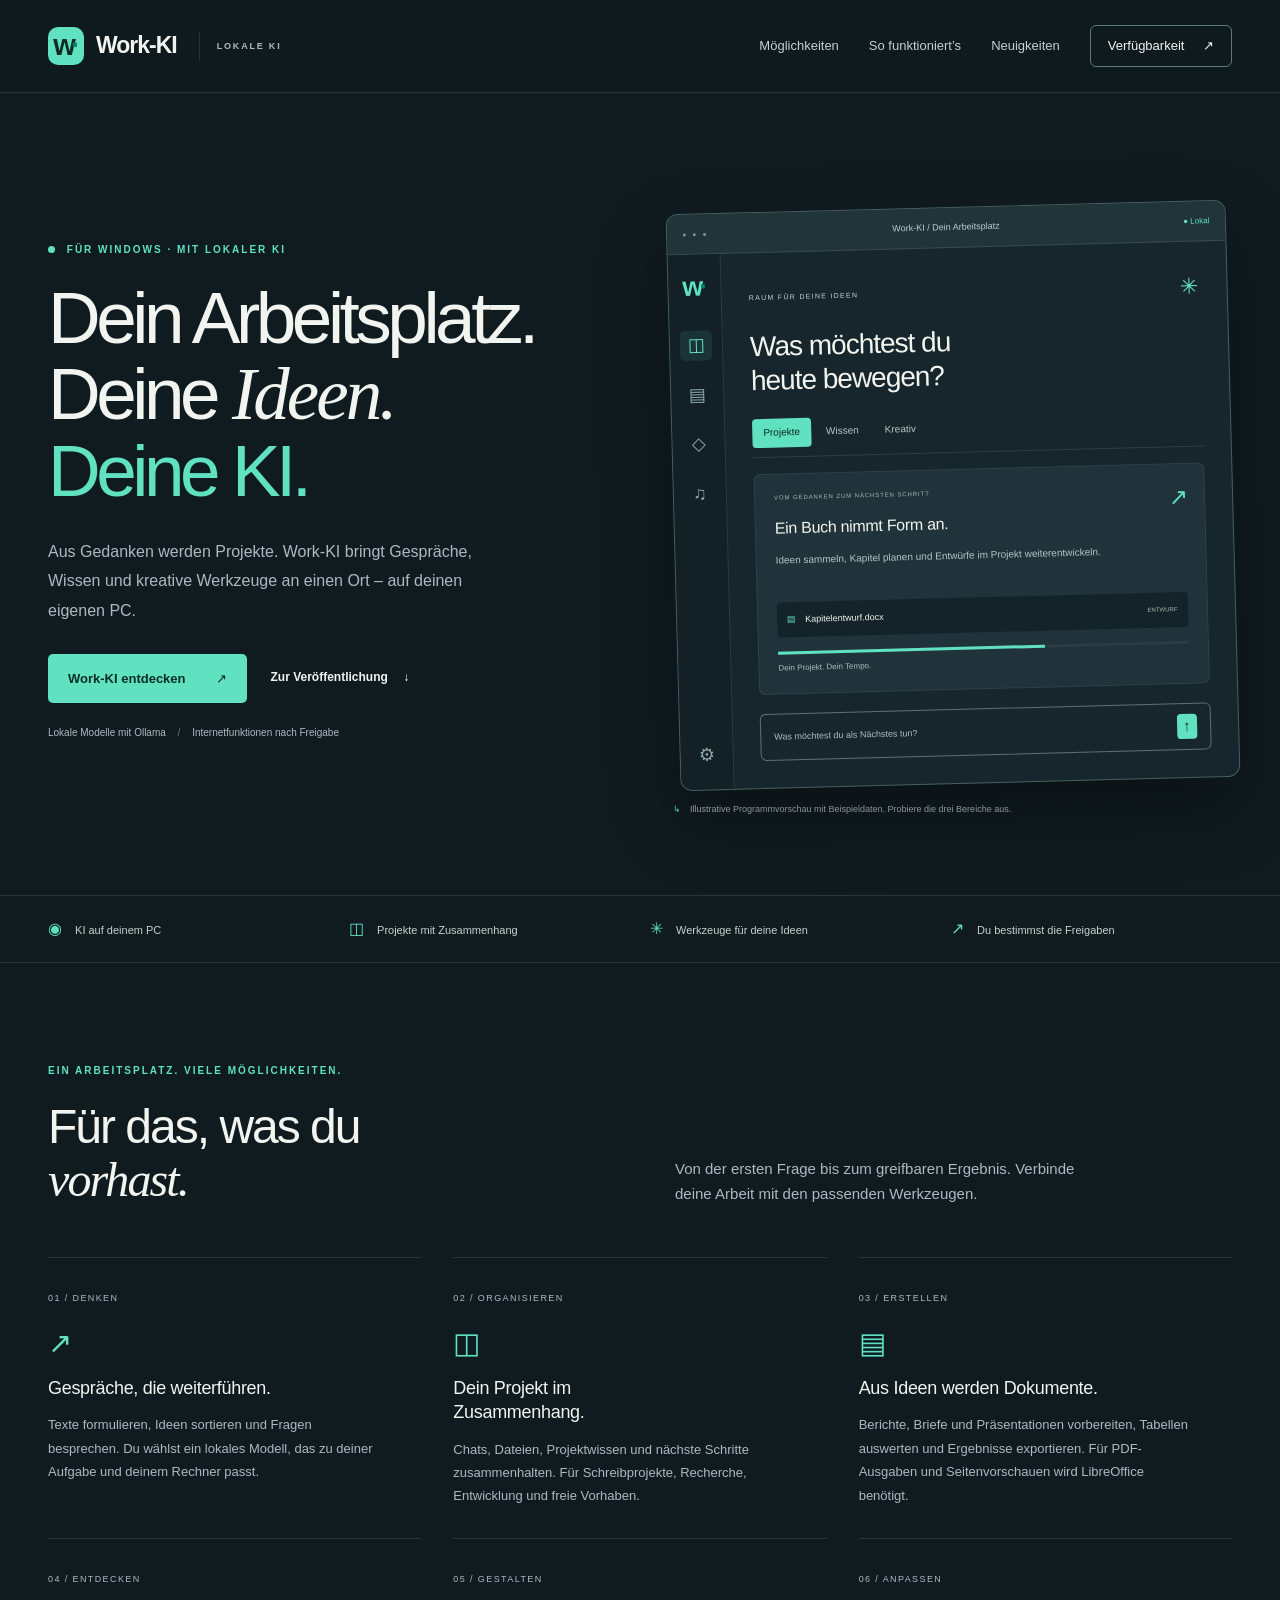
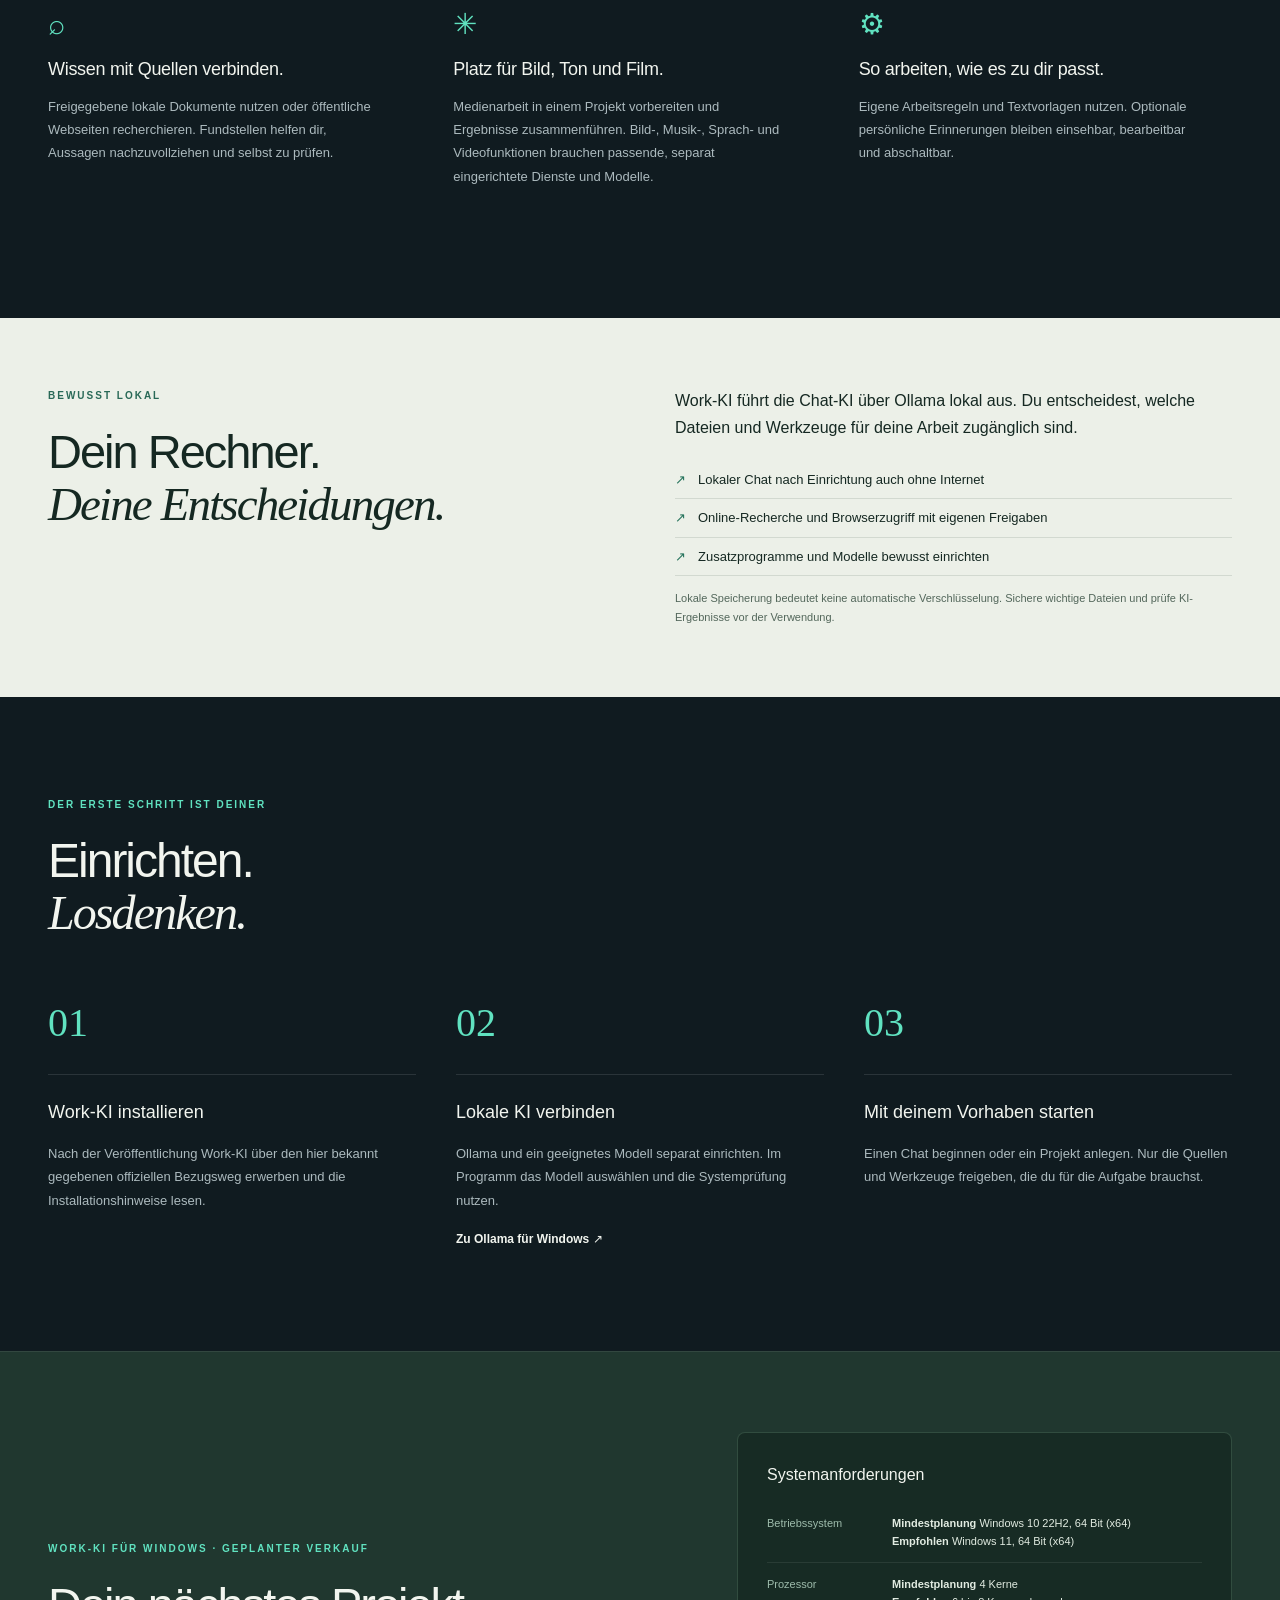
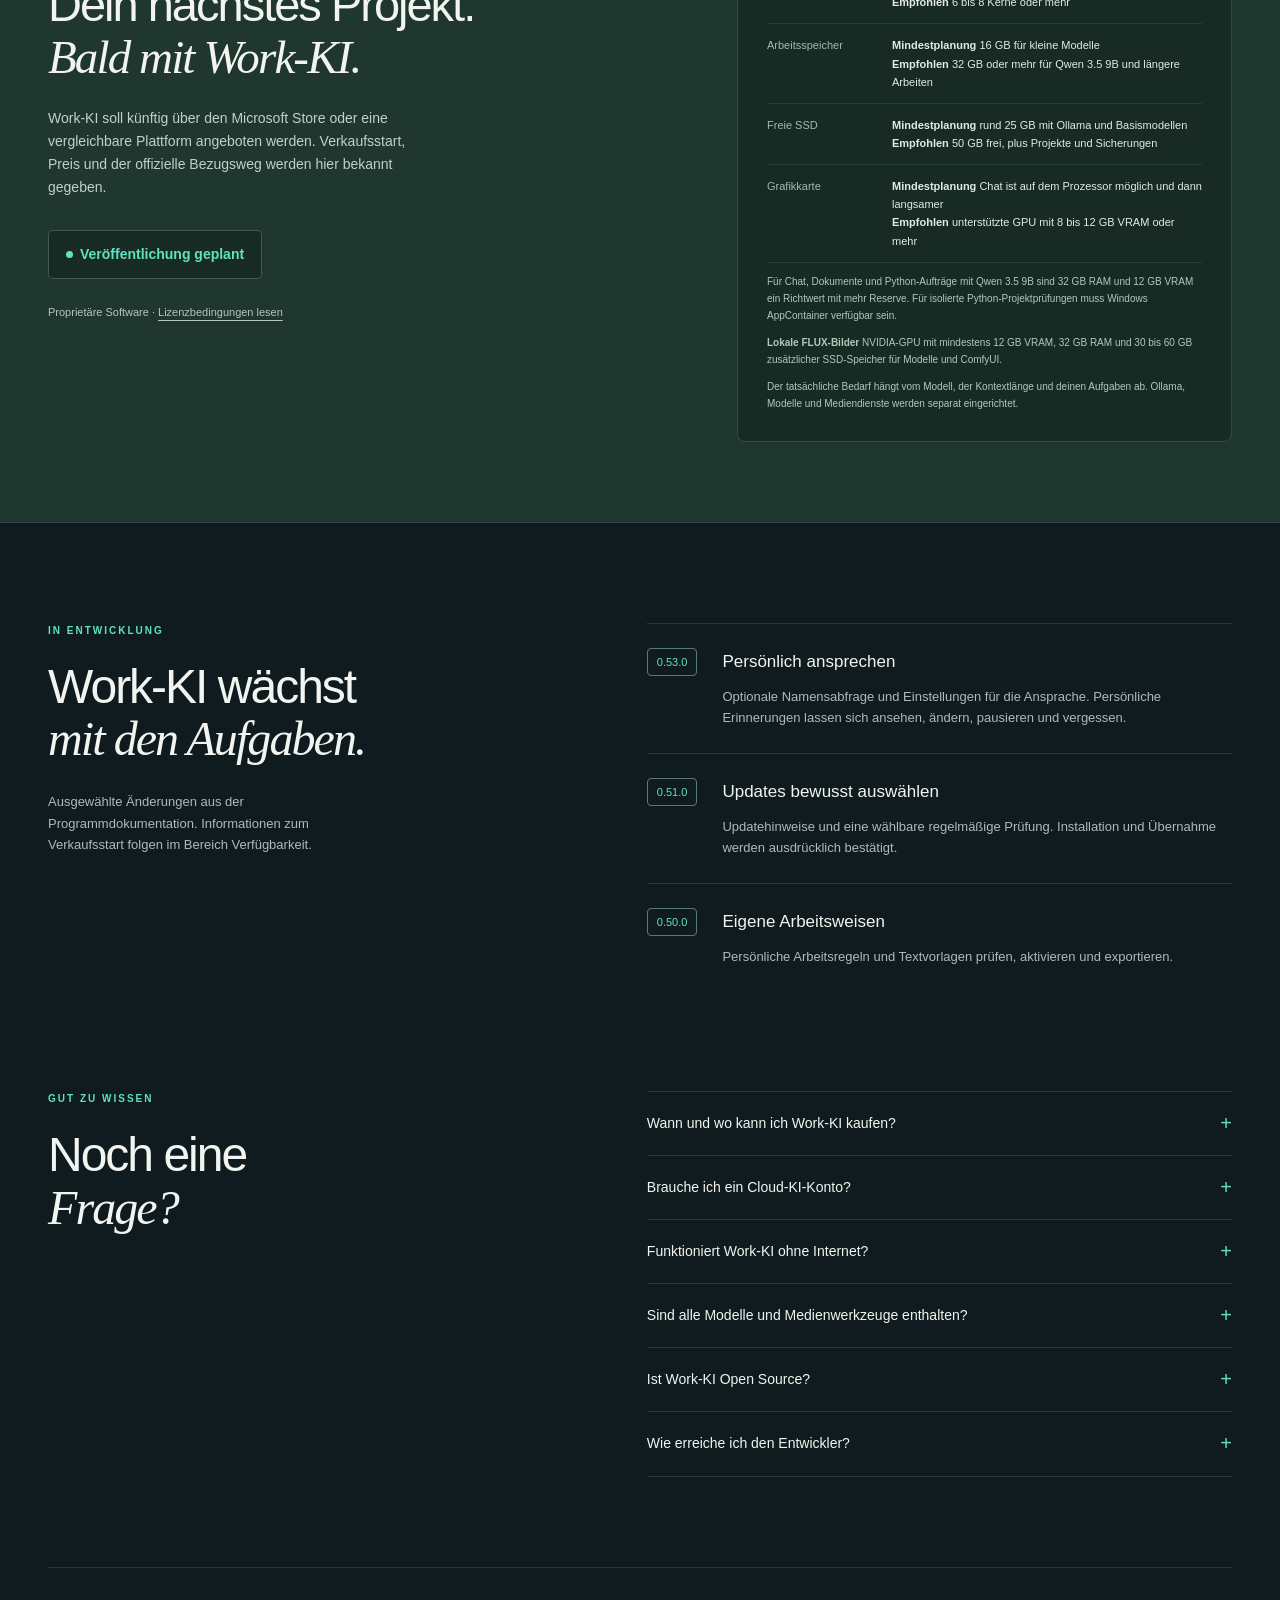
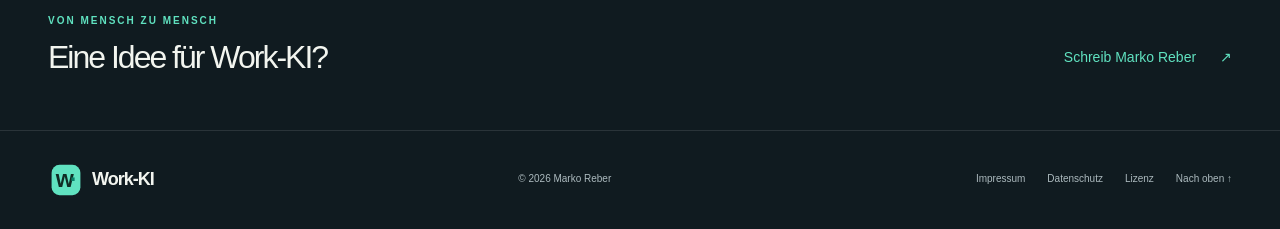
<file: index.html>
<!doctype html>
<html lang="de">
<head>
  <meta charset="utf-8">
  <meta name="viewport" content="width=device-width,initial-scale=1">
  <meta name="theme-color" content="#101b20">
  <title>Work-KI – Dein Arbeitsplatz. Deine KI.</title>
  <meta name="description" content="Work-KI verbindet lokale KI, Projekte, Dokumente und kreative Werkzeuge auf deinem Windows-PC. Entdecke die Funktionen und erfahre mehr zur geplanten Veröffentlichung.">
  <meta property="og:title" content="Work-KI – Dein Arbeitsplatz. Deine KI.">
  <meta property="og:description" content="Ideen entwickeln, Wissen ordnen und Projekte umsetzen. Mit lokaler KI auf deinem Windows-PC.">
  <meta property="og:type" content="website">
  <link rel="icon" href="assets/work-ki.ico">
  <link rel="stylesheet" href="styles.css">
  <script src="script.js" defer></script>
</head>
<body id="oben">
<a class="skip" href="#inhalt">Zum Inhalt</a>
<header class="header">
  <div class="wrap nav-wrap">
    <a class="brand" href="#oben" aria-label="Work-KI Startseite"><span class="brand-mark" aria-hidden="true">w<span>·</span></span>Work-KI<span class="brand-label">LOKALE KI</span></a>
    <button class="menu-toggle" type="button" aria-expanded="false" aria-controls="navigation" hidden>Menü <span aria-hidden="true">☰</span></button>
    <nav id="navigation" aria-label="Hauptnavigation"><a href="#funktionen">Möglichkeiten</a><a href="#arbeitsweise">So funktioniert’s</a><a href="#neuigkeiten">Neuigkeiten</a><a class="nav-availability" href="#verfuegbarkeit">Verfügbarkeit <span aria-hidden="true">↗</span></a></nav>
  </div>
</header>
<main id="inhalt">
  <section class="hero wrap" aria-labelledby="hero-title">
    <div class="hero-copy">
      <p class="eyebrow"><span class="status-dot" aria-hidden="true"></span> FÜR WINDOWS · MIT LOKALER KI</p>
      <h1 id="hero-title">Dein Arbeitsplatz.<br>Deine <span class="serif">Ideen.</span><br><span class="accent">Deine KI.</span></h1>
      <p class="hero-description">Aus Gedanken werden Projekte. Work-KI bringt Gespräche, Wissen und kreative Werkzeuge an einen Ort – auf deinen eigenen PC.</p>
      <div class="actions"><a class="button primary" href="#funktionen">Work-KI entdecken <span aria-hidden="true">↗</span></a><a class="text-link" href="#verfuegbarkeit">Zur Veröffentlichung <span aria-hidden="true">↓</span></a></div>
      <p class="hero-note">Lokale Modelle mit Ollama <span aria-hidden="true">/</span> Internetfunktionen nach Freigabe</p>
    </div>
    <figure class="product-figure">
      <div class="product-window">
        <div class="window-bar"><span class="window-dots" aria-hidden="true">● ● ●</span><span>Work-KI / Dein Arbeitsplatz</span><span class="local-badge">● Lokal</span></div>
        <div class="product-body">
          <aside class="mock-sidebar" aria-hidden="true"><div class="mock-brand">w<span>·</span></div><div class="side-selected">◫</div><div>▤</div><div>◇</div><div>♫</div><div class="sidebar-bottom">⚙</div></aside>
          <div class="mock-main">
            <div class="mock-heading"><span>RAUM FÜR DEINE IDEEN</span><span aria-hidden="true">✳</span></div>
            <h2>Was möchtest du<br>heute bewegen?</h2>
            <div class="preview-tabs" role="tablist" aria-label="Beispiele für Work-KI">
              <button type="button" id="tab-projekte" role="tab" aria-selected="true" aria-controls="panel-projekte">Projekte</button>
              <button type="button" id="tab-wissen" role="tab" aria-selected="false" aria-controls="panel-wissen" tabindex="-1">Wissen</button>
              <button type="button" id="tab-kreativ" role="tab" aria-selected="false" aria-controls="panel-kreativ" tabindex="-1">Kreativ</button>
            </div>
            <section class="example-panel" id="panel-projekte" role="tabpanel" aria-labelledby="tab-projekte" tabindex="0"><div class="example-icon" aria-hidden="true">↗</div><p class="mini-label">VOM GEDANKEN ZUM NÄCHSTEN SCHRITT</p><h3>Ein Buch nimmt Form an.</h3><p>Ideen sammeln, Kapitel planen und Entwürfe im Projekt weiterentwickeln.</p><div class="mock-file"><span aria-hidden="true">▤</span> Kapitelentwurf.docx <span class="file-label">ENTWURF</span></div><div class="mock-progress"><span></span></div><p class="mini-footer">Dein Projekt. Dein Tempo.</p></section>
            <section class="example-panel" id="panel-wissen" role="tabpanel" aria-labelledby="tab-wissen" tabindex="0" hidden><div class="example-icon" aria-hidden="true">⌕</div><p class="mini-label">ZUSAMMENHÄNGE SICHTBAR MACHEN</p><h3>Wissen, das weiterhilft.</h3><p>Freigegebene Dokumente befragen und Fundstellen für die eigene Prüfung nutzen.</p><div class="mock-file"><span aria-hidden="true">▤</span> Recherche-Notizen <span class="file-label">PROJEKTWISSEN</span></div><div class="mock-progress"><span></span></div><p class="mini-footer">Quellen im Blick behalten.</p></section>
            <section class="example-panel" id="panel-kreativ" role="tabpanel" aria-labelledby="tab-kreativ" tabindex="0" hidden><div class="example-icon" aria-hidden="true">✳</div><p class="mini-label">MEHR RAUM ZUM GESTALTEN</p><h3>Eine Idee wird zum Film.</h3><p>Szenen vorbereiten, Medien zusammenstellen und einen Filmexport planen.</p><div class="mock-file"><span aria-hidden="true">▷</span> Mein Filmprojekt <span class="file-label">MEDIEN</span></div><div class="mock-progress"><span></span></div><p class="mini-footer">Mit separat eingerichteten Mediendiensten.</p></section>
            <div class="mock-prompt"><span>Was möchtest du als Nächstes tun?</span><span aria-hidden="true">↑</span></div>
          </div>
        </div>
      </div>
      <figcaption><span aria-hidden="true">↳</span> Illustrative Programmvorschau mit Beispieldaten. Probiere die drei Bereiche aus.</figcaption>
    </figure>
  </section>
  <div class="principles"><div class="wrap"><p><span aria-hidden="true">◉</span> KI auf deinem PC</p><p><span aria-hidden="true">◫</span> Projekte mit Zusammenhang</p><p><span aria-hidden="true">✳</span> Werkzeuge für deine Ideen</p><p><span aria-hidden="true">↗</span> Du bestimmst die Freigaben</p></div></div>
  <section class="section wrap" id="funktionen" aria-labelledby="features-title">
    <div class="section-heading"><p class="eyebrow">EIN ARBEITSPLATZ. VIELE MÖGLICHKEITEN.</p><h2 id="features-title">Für das, was du<br><span class="serif">vorhast.</span></h2><p>Von der ersten Frage bis zum greifbaren Ergebnis. Verbinde deine Arbeit mit den passenden Werkzeugen.</p></div>
    <div class="feature-grid">
      <article class="feature"><span class="feature-number">01 / DENKEN</span><span class="feature-symbol" aria-hidden="true">↗</span><h3>Gespräche, die weiterführen.</h3><p>Texte formulieren, Ideen sortieren und Fragen besprechen. Du wählst ein lokales Modell, das zu deiner Aufgabe und deinem Rechner passt.</p></article>
      <article class="feature"><span class="feature-number">02 / ORGANISIEREN</span><span class="feature-symbol" aria-hidden="true">◫</span><h3>Dein Projekt im Zusammenhang.</h3><p>Chats, Dateien, Projektwissen und nächste Schritte zusammenhalten. Für Schreibprojekte, Recherche, Entwicklung und freie Vorhaben.</p></article>
      <article class="feature"><span class="feature-number">03 / ERSTELLEN</span><span class="feature-symbol" aria-hidden="true">▤</span><h3>Aus Ideen werden Dokumente.</h3><p>Berichte, Briefe und Präsentationen vorbereiten, Tabellen auswerten und Ergebnisse exportieren. Für PDF-Ausgaben und Seitenvorschauen wird LibreOffice benötigt.</p></article>
      <article class="feature"><span class="feature-number">04 / ENTDECKEN</span><span class="feature-symbol" aria-hidden="true">⌕</span><h3>Wissen mit Quellen verbinden.</h3><p>Freigegebene lokale Dokumente nutzen oder öffentliche Webseiten recherchieren. Fundstellen helfen dir, Aussagen nachzuvollziehen und selbst zu prüfen.</p></article>
      <article class="feature"><span class="feature-number">05 / GESTALTEN</span><span class="feature-symbol" aria-hidden="true">✳</span><h3>Platz für Bild, Ton und Film.</h3><p>Medienarbeit in einem Projekt vorbereiten und Ergebnisse zusammenführen. Bild-, Musik-, Sprach- und Videofunktionen brauchen passende, separat eingerichtete Dienste und Modelle.</p></article>
      <article class="feature"><span class="feature-number">06 / ANPASSEN</span><span class="feature-symbol" aria-hidden="true">⚙</span><h3>So arbeiten, wie es zu dir passt.</h3><p>Eigene Arbeitsregeln und Textvorlagen nutzen. Optionale persönliche Erinnerungen bleiben einsehbar, bearbeitbar und abschaltbar.</p></article>
    </div>
  </section>
  <section class="control-band" aria-labelledby="control-title"><div class="wrap control-layout"><div><p class="eyebrow">BEWUSST LOKAL</p><h2 id="control-title">Dein Rechner.<br><span class="serif">Deine Entscheidungen.</span></h2></div><div><p class="control-intro">Work-KI führt die Chat-KI über Ollama lokal aus. Du entscheidest, welche Dateien und Werkzeuge für deine Arbeit zugänglich sind.</p><ul class="check-list"><li>Lokaler Chat nach Einrichtung auch ohne Internet</li><li>Online-Recherche und Browserzugriff mit eigenen Freigaben</li><li>Zusatzprogramme und Modelle bewusst einrichten</li></ul><p class="fine-print">Lokale Speicherung bedeutet keine automatische Verschlüsselung. Sichere wichtige Dateien und prüfe KI-Ergebnisse vor der Verwendung.</p></div></div></section>
  <section class="section wrap" id="arbeitsweise" aria-labelledby="start-title"><div class="section-heading"><p class="eyebrow">DER ERSTE SCHRITT IST DEINER</p><h2 id="start-title">Einrichten.<br><span class="serif">Losdenken.</span></h2></div><ol class="steps"><li><span>01</span><div><h3>Work-KI installieren</h3><p>Nach der Veröffentlichung Work-KI über den hier bekannt gegebenen offiziellen Bezugsweg erwerben und die Installationshinweise lesen.</p></div></li><li><span>02</span><div><h3>Lokale KI verbinden</h3><p>Ollama und ein geeignetes Modell separat einrichten. Im Programm das Modell auswählen und die Systemprüfung nutzen.</p><a class="text-link" href="https://ollama.com/download/windows" target="_blank" rel="noopener noreferrer">Zu Ollama für Windows ↗</a></div></li><li><span>03</span><div><h3>Mit deinem Vorhaben starten</h3><p>Einen Chat beginnen oder ein Projekt anlegen. Nur die Quellen und Werkzeuge freigeben, die du für die Aufgabe brauchst.</p></div></li></ol></section>
  <section class="availability-section" id="verfuegbarkeit" aria-labelledby="availability-title"><div class="wrap availability-layout"><div><p class="eyebrow">WORK-KI FÜR WINDOWS · GEPLANTER VERKAUF</p><h2 id="availability-title">Dein nächstes Projekt.<br><span class="serif">Bald mit Work-KI.</span></h2><p>Work-KI soll künftig über den Microsoft Store oder eine vergleichbare Plattform angeboten werden. Verkaufsstart, Preis und der offizielle Bezugsweg werden hier bekannt gegeben.</p><p class="release-status"><span class="status-dot" aria-hidden="true"></span>Veröffentlichung geplant</p><p class="fine-print">Proprietäre Software · <a href="lizenz.txt">Lizenzbedingungen lesen</a></p></div><div class="requirements" id="systemanforderungen">
      <h3>Systemanforderungen</h3>
      <dl>
        <div><dt>Betriebssystem</dt><dd><strong>Mindestplanung</strong> Windows 10 22H2, 64 Bit (x64)<br><strong>Empfohlen</strong> Windows 11, 64 Bit (x64)</dd></div>
        <div><dt>Prozessor</dt><dd><strong>Mindestplanung</strong> 4 Kerne<br><strong>Empfohlen</strong> 6 bis 8 Kerne oder mehr</dd></div>
        <div><dt>Arbeitsspeicher</dt><dd><strong>Mindestplanung</strong> 16 GB für kleine Modelle<br><strong>Empfohlen</strong> 32 GB oder mehr für Qwen 3.5 9B und längere Arbeiten</dd></div>
        <div><dt>Freie SSD</dt><dd><strong>Mindestplanung</strong> rund 25 GB mit Ollama und Basismodellen<br><strong>Empfohlen</strong> 50 GB frei, plus Projekte und Sicherungen</dd></div>
        <div><dt>Grafikkarte</dt><dd><strong>Mindestplanung</strong> Chat ist auf dem Prozessor möglich und dann langsamer<br><strong>Empfohlen</strong> unterstützte GPU mit 8 bis 12 GB VRAM oder mehr</dd></div>
      </dl>
      <p class="fine-print">Für Chat, Dokumente und Python-Aufträge mit Qwen 3.5 9B sind 32 GB RAM und 12 GB VRAM ein Richtwert mit mehr Reserve. Für isolierte Python-Projektprüfungen muss Windows AppContainer verfügbar sein.</p>
      <p class="fine-print"><strong>Lokale FLUX-Bilder</strong> NVIDIA-GPU mit mindestens 12 GB VRAM, 32 GB RAM und 30 bis 60 GB zusätzlicher SSD-Speicher für Modelle und ComfyUI.</p>
      <p class="fine-print">Der tatsächliche Bedarf hängt vom Modell, der Kontextlänge und deinen Aufgaben ab. Ollama, Modelle und Mediendienste werden separat eingerichtet.</p>
    </div></div></section>
  <section class="section wrap news" id="neuigkeiten" aria-labelledby="news-title"><div class="news-heading"><p class="eyebrow">IN ENTWICKLUNG</p><h2 id="news-title">Work-KI wächst<br><span class="serif">mit den Aufgaben.</span></h2><p>Ausgewählte Änderungen aus der Programmdokumentation. Informationen zum Verkaufsstart folgen im Bereich Verfügbarkeit.</p></div><div class="news-list"><article><span class="version">0.53.0</span><div><h3>Persönlich ansprechen</h3><p>Optionale Namensabfrage und Einstellungen für die Ansprache. Persönliche Erinnerungen lassen sich ansehen, ändern, pausieren und vergessen.</p></div></article><article><span class="version">0.51.0</span><div><h3>Updates bewusst auswählen</h3><p>Updatehinweise und eine wählbare regelmäßige Prüfung. Installation und Übernahme werden ausdrücklich bestätigt.</p></div></article><article><span class="version">0.50.0</span><div><h3>Eigene Arbeitsweisen</h3><p>Persönliche Arbeitsregeln und Textvorlagen prüfen, aktivieren und exportieren.</p></div></article></div></section>
  <section class="faq-section wrap" aria-labelledby="faq-title"><div><p class="eyebrow">GUT ZU WISSEN</p><h2 id="faq-title">Noch eine<br><span class="serif">Frage?</span></h2></div><div class="faq"><details><summary>Wann und wo kann ich Work-KI kaufen?</summary><p>Ein Verkauf über den Microsoft Store oder eine vergleichbare Plattform ist geplant. Verkaufsplattform, Termin und Preis stehen noch nicht fest. Sobald der offizielle Bezugsweg verfügbar ist, wird er auf dieser Webseite verlinkt.</p></details><details><summary>Brauche ich ein Cloud-KI-Konto?</summary><p>Für den lokalen Chat über Ollama brauchst du kein Cloud-KI-Konto. Modelle müssen vorher eingerichtet sein. Optionale externe Dienste können eigene Konten oder Bedingungen erfordern.</p></details><details><summary>Funktioniert Work-KI ohne Internet?</summary><p>Der lokale Chat funktioniert nach Einrichtung von Ollama und einem passenden Modell auch offline. Webrecherche, Modelldownloads und Onlineupdates benötigen Internet. Medienfunktionen hängen von den eingerichteten Diensten ab.</p></details><details><summary>Sind alle Modelle und Medienwerkzeuge enthalten?</summary><p>Nein. Ollama, KI-Modelle sowie Bild-, Sprach-, Musik- und Videodienste werden getrennt eingerichtet. Funktionsumfang und Geschwindigkeit hängen von Modell, Hardware und Einrichtung ab.</p></details><details><summary>Ist Work-KI Open Source?</summary><p>Work-KI wird unter einer proprietären Lizenz bereitgestellt. Die öffentliche Webseite macht den Programmcode nicht zu Open Source. Für Fremdkomponenten und Modelle gelten deren eigene Bedingungen. <a href="lizenz.txt">Zur Work-KI-Lizenz</a>.</p></details><details><summary>Wie erreiche ich den Entwickler?</summary><p>Work-KI wird von Marko Reber entwickelt. Fragen, Rückmeldungen und Hinweise kannst du an <a href="mailto:MarkoReber@outlook.de">MarkoReber@outlook.de</a> senden.</p></details></div></section>
  <section class="contact wrap" id="kontakt"><p class="eyebrow">VON MENSCH ZU MENSCH</p><h2>Eine Idee für Work-KI?</h2><a href="mailto:MarkoReber@outlook.de">Schreib Marko Reber <span aria-hidden="true">↗</span></a></section>
</main>
<footer class="footer"><div class="wrap"><a class="brand" href="#oben"><span class="brand-mark" aria-hidden="true">w<span>·</span></span>Work-KI</a><p>© 2026 Marko Reber</p><nav aria-label="Rechtliche Informationen"><a href="impressum.html">Impressum</a><a href="datenschutz.html">Datenschutz</a><a href="lizenz.txt">Lizenz</a><a href="#oben">Nach oben ↑</a></nav></div></footer>
</body>
</html>
</file>
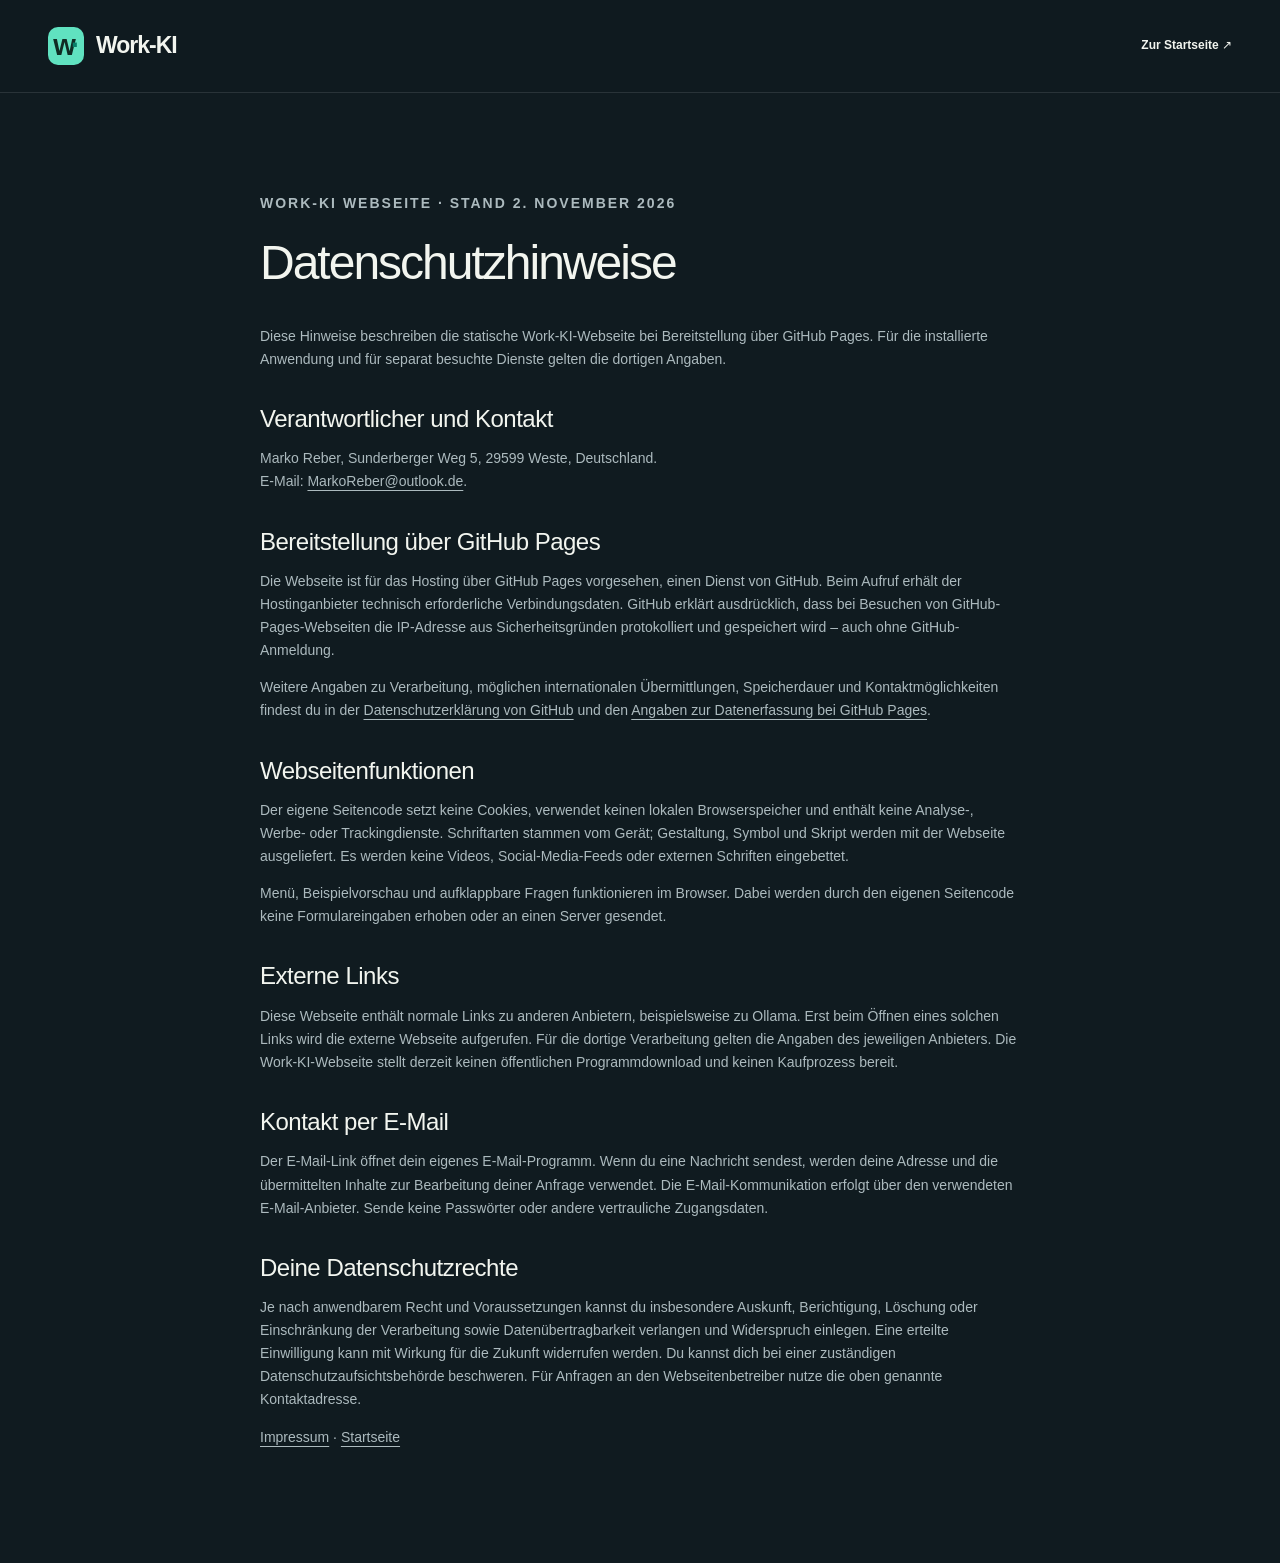
<file: datenschutz.html>
<!doctype html>
<html lang="de"><head><meta charset="utf-8"><meta name="viewport" content="width=device-width,initial-scale=1"><title>Datenschutz – Work-KI</title><meta name="robots" content="noindex"><link rel="icon" href="assets/work-ki.ico"><link rel="stylesheet" href="styles.css"></head><body><header class="header"><div class="wrap nav-wrap"><a class="brand" href="index.html"><span class="brand-mark" aria-hidden="true">w<span>·</span></span>Work-KI</a><a class="text-link" href="index.html">Zur Startseite ↗</a></div></header><main class="wrap legal"><p class="eyebrow">WORK-KI WEBSEITE · STAND 2. NOVEMBER 2026</p><h1>Datenschutzhinweise</h1><p>Diese Hinweise beschreiben die statische Work-KI-Webseite bei Bereitstellung über GitHub Pages. Für die installierte Anwendung und für separat besuchte Dienste gelten die dortigen Angaben.</p><h2>Verantwortlicher und Kontakt</h2><p>Marko Reber, Sunderberger Weg 5, 29599 Weste, Deutschland.<br>E-Mail: <a href="mailto:MarkoReber@outlook.de">MarkoReber@outlook.de</a>.</p><h2>Bereitstellung über GitHub Pages</h2><p>Die Webseite ist für das Hosting über GitHub Pages vorgesehen, einen Dienst von GitHub. Beim Aufruf erhält der Hostinganbieter technisch erforderliche Verbindungsdaten. GitHub erklärt ausdrücklich, dass bei Besuchen von GitHub-Pages-Webseiten die IP-Adresse aus Sicherheitsgründen protokolliert und gespeichert wird – auch ohne GitHub-Anmeldung.</p><p>Weitere Angaben zu Verarbeitung, möglichen internationalen Übermittlungen, Speicherdauer und Kontaktmöglichkeiten findest du in der <a href="https://docs.github.com/en/site-policy/privacy-policies/github-general-privacy-statement" target="_blank" rel="noopener noreferrer">Datenschutzerklärung von GitHub</a> und den <a href="https://docs.github.com/en/pages/getting-started-with-github-pages/what-is-github-pages#data-collection" target="_blank" rel="noopener noreferrer">Angaben zur Datenerfassung bei GitHub Pages</a>.</p><h2>Webseitenfunktionen</h2><p>Der eigene Seitencode setzt keine Cookies, verwendet keinen lokalen Browserspeicher und enthält keine Analyse-, Werbe- oder Trackingdienste. Schriftarten stammen vom Gerät; Gestaltung, Symbol und Skript werden mit der Webseite ausgeliefert. Es werden keine Videos, Social-Media-Feeds oder externen Schriften eingebettet.</p><p>Menü, Beispielvorschau und aufklappbare Fragen funktionieren im Browser. Dabei werden durch den eigenen Seitencode keine Formulareingaben erhoben oder an einen Server gesendet.</p><h2>Externe Links</h2><p>Diese Webseite enthält normale Links zu anderen Anbietern, beispielsweise zu Ollama. Erst beim Öffnen eines solchen Links wird die externe Webseite aufgerufen. Für die dortige Verarbeitung gelten die Angaben des jeweiligen Anbieters. Die Work-KI-Webseite stellt derzeit keinen öffentlichen Programmdownload und keinen Kaufprozess bereit.</p><h2>Kontakt per E-Mail</h2><p>Der E-Mail-Link öffnet dein eigenes E-Mail-Programm. Wenn du eine Nachricht sendest, werden deine Adresse und die übermittelten Inhalte zur Bearbeitung deiner Anfrage verwendet. Die E-Mail-Kommunikation erfolgt über den verwendeten E-Mail-Anbieter. Sende keine Passwörter oder andere vertrauliche Zugangsdaten.</p><h2>Deine Datenschutzrechte</h2><p>Je nach anwendbarem Recht und Voraussetzungen kannst du insbesondere Auskunft, Berichtigung, Löschung oder Einschränkung der Verarbeitung sowie Datenübertragbarkeit verlangen und Widerspruch einlegen. Eine erteilte Einwilligung kann mit Wirkung für die Zukunft widerrufen werden. Du kannst dich bei einer zuständigen Datenschutzaufsichtsbehörde beschweren. Für Anfragen an den Webseitenbetreiber nutze die oben genannte Kontaktadresse.</p><p><a href="impressum.html">Impressum</a> · <a href="index.html">Startseite</a></p></main></body></html>
</file>
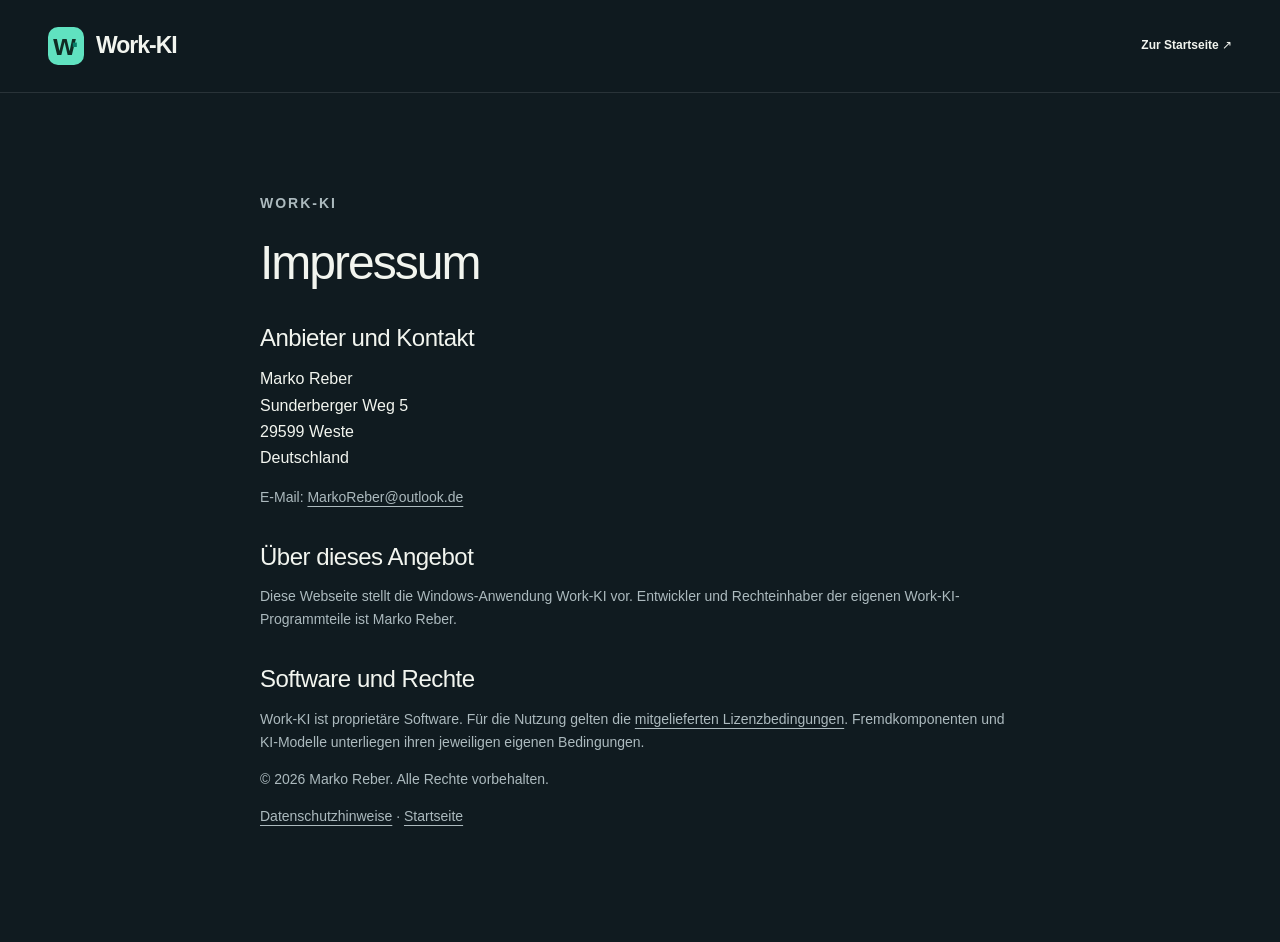
<file: impressum.html>
<!doctype html>
<html lang="de"><head><meta charset="utf-8"><meta name="viewport" content="width=device-width,initial-scale=1"><title>Impressum – Work-KI</title><meta name="robots" content="noindex"><link rel="icon" href="assets/work-ki.ico"><link rel="stylesheet" href="styles.css"></head><body><header class="header"><div class="wrap nav-wrap"><a class="brand" href="index.html"><span class="brand-mark" aria-hidden="true">w<span>·</span></span>Work-KI</a><a class="text-link" href="index.html">Zur Startseite ↗</a></div></header><main class="wrap legal"><p class="eyebrow">WORK-KI</p><h1>Impressum</h1><h2>Anbieter und Kontakt</h2><address>Marko Reber<br>Sunderberger Weg 5<br>29599 Weste<br>Deutschland</address><p>E-Mail: <a href="mailto:MarkoReber@outlook.de">MarkoReber@outlook.de</a></p><h2>Über dieses Angebot</h2><p>Diese Webseite stellt die Windows-Anwendung Work-KI vor. Entwickler und Rechteinhaber der eigenen Work-KI-Programmteile ist Marko Reber.</p><h2>Software und Rechte</h2><p>Work-KI ist proprietäre Software. Für die Nutzung gelten die <a href="lizenz.txt">mitgelieferten Lizenzbedingungen</a>. Fremdkomponenten und KI-Modelle unterliegen ihren jeweiligen eigenen Bedingungen.</p><p>© 2026 Marko Reber. Alle Rechte vorbehalten.</p><p><a href="datenschutz.html">Datenschutzhinweise</a> · <a href="index.html">Startseite</a></p></main></body></html>
</file>
<file: styles.css>
@charset "UTF-8";
:root{color-scheme:dark;--bg:#101b20;--surface:#17262c;--raised:#1d3036;--ink:#f2f5ef;--muted:#acbabe;--accent:#60e2c0;--line:#ffffff1c;--light:#ecf0e8;--dark:#152822;font-family:Arial,Helvetica,sans-serif;font-synthesis:none}
*{box-sizing:border-box}html{scroll-behavior:smooth;scroll-padding-top:105px}body{margin:0;background:var(--bg);color:var(--ink);font-size:16px;line-height:1.65}a{color:inherit;text-underline-offset:4px}button{font:inherit;cursor:pointer}button,a{-webkit-tap-highlight-color:transparent}button:focus-visible,a:focus-visible,summary:focus-visible,[tabindex]:focus-visible{outline:3px solid var(--accent);outline-offset:5px}.wrap{width:min(1280px,calc(100% - 96px));margin-inline:auto}.header{position:sticky;top:0;z-index:10;background:#101b20f5;border-bottom:1px solid var(--line)}.nav-wrap{min-height:92px;display:flex;align-items:center;justify-content:space-between;gap:30px}.brand{display:inline-flex;align-items:center;gap:12px;font-weight:700;letter-spacing:-1px;font-size:23px;text-decoration:none;white-space:nowrap}.brand-mark{display:inline-flex;align-items:center;justify-content:center;background:var(--accent);color:#102c24;width:36px;height:38px;border-radius:10px;font-weight:900;font-size:29px;letter-spacing:-5px;padding-right:5px}.brand-mark span,.mock-brand span{color:#087e68}.brand-label{font-size:9px;letter-spacing:1.8px;color:var(--muted);margin-left:10px;padding:7px 0 7px 17px;border-left:1px solid var(--line)}nav{display:flex;gap:30px;align-items:center}nav a{font-size:13px;text-decoration:none;color:#c6d0d1}nav a:hover,.text-link:hover,.footer a:hover{color:var(--accent)}.nav-availability{padding:9px 17px;border:1px solid #5b7a78;border-radius:6px;color:var(--ink)}.nav-availability span{margin-left:15px}.skip{position:fixed;top:-100px;left:20px;z-index:100;background:var(--accent);color:var(--bg);padding:10px}.skip:focus{top:10px}.hero{display:grid;grid-template-columns:1fr 1fr;gap:65px;align-items:center;padding-block:84px 78px}.eyebrow{font-size:10px;font-weight:700;letter-spacing:2px;color:var(--accent);margin:0 0 23px;line-height:1.5}.status-dot{display:inline-block;width:7px;height:7px;background:var(--accent);border-radius:50%;margin-right:7px}.hero h1{font-size:clamp(48px,5.7vw,82px);line-height:1.04;font-weight:500;letter-spacing:-4.5px;margin:0 0 28px}.serif{font-family:Georgia,'Times New Roman',serif;font-style:italic;font-weight:400;letter-spacing:-.04em}.accent{color:var(--accent)}.hero-description{max-width:450px;color:var(--muted);font-size:16px;line-height:1.85;margin-bottom:28px}.actions{display:flex;align-items:center;gap:24px;flex-wrap:wrap}.button{display:inline-flex;justify-content:center;align-items:center;gap:30px;border-radius:5px;padding:14px 20px;text-decoration:none;font-size:13px;font-weight:700;transition:background .15s,transform .15s}.primary{background:var(--accent);color:#0c2d24}.primary:hover{background:#a0f1da;transform:translateY(-2px)}.text-link{font-size:12px;font-weight:700;text-decoration:none}.text-link span{margin-left:12px}.hero-note{font-size:10px;color:var(--muted);margin-top:22px}.hero-note span{padding:0 9px;color:#5b7e7d}.product-figure{margin:30px 0 0;min-width:0}.product-window{border:1px solid #45615f;border-radius:12px;overflow:hidden;box-shadow:0 30px 70px #0005;background:#17262c;transform:rotate(-1.5deg)}.window-bar{display:flex;align-items:center;justify-content:space-between;gap:8px;background:#21343a;padding:12px 15px;font-size:9px;color:#becdcb;border-bottom:1px solid var(--line)}.window-dots{letter-spacing:2px;font-size:7px;color:#7a9291}.local-badge{color:var(--accent);font-size:8px}.product-body{display:flex;min-height:440px}.mock-sidebar{width:53px;flex-shrink:0;display:flex;flex-direction:column;align-items:center;gap:20px;padding:19px 0;background:#132127;color:#8eaaa7;border-right:1px solid var(--line);font-size:18px}.mock-brand{font-size:27px;font-weight:900;letter-spacing:-4px;line-height:1;color:var(--accent);margin-bottom:10px;padding-right:4px}.side-selected{background:#60e2c018;color:var(--accent);width:32px;text-align:center;border-radius:5px}.sidebar-bottom{margin-top:auto}.mock-main{padding:27px;width:calc(100% - 53px)}.mock-heading{display:flex;justify-content:space-between;align-items:center;letter-spacing:1.3px;font-size:7px;color:#c2d7d1}.mock-heading>span:last-child{color:var(--accent);font-size:22px}.mock-main h2{font-size:28px;line-height:1.2;font-weight:400;letter-spacing:-1px;margin:14px 0 22px}.preview-tabs{display:flex;gap:4px;border-bottom:1px solid var(--line);padding-bottom:9px}.preview-tabs button{background:transparent;border:0;border-radius:4px;color:#b2c7c1;padding:6px 11px;font-size:10px}.preview-tabs button[aria-selected=true]{color:#092c22;background:var(--accent)}.example-panel{position:relative;background:#20333a;border:1px solid #ffffff12;border-radius:7px;margin-top:16px;padding:19px}.example-icon{position:absolute;right:16px;top:15px;color:var(--accent);font-size:23px}.mini-label{font-size:6px;letter-spacing:.9px;color:#a2beb4;padding-right:25px;margin:0 0 12px}.example-panel h3{font-size:16px;font-weight:500;letter-spacing:-.3px;margin:0 0 8px}.example-panel>p:not(.mini-label,.mini-footer){font-size:10px;line-height:1.7;color:#b3c6c3;min-height:34px;margin-bottom:17px}.mock-file{background:#132329;border-radius:4px;font-size:9px;padding:10px;display:flex;align-items:center;gap:9px}.mock-file>span:first-child{color:var(--accent)}.file-label{font-size:6px;color:#a3bcb1;margin-left:auto}.mock-progress{height:3px;margin-top:14px;background:#ffffff0d}.mock-progress span{display:block;width:65%;height:100%;background:var(--accent)}.mini-footer{font-size:8px;color:#a8bfb9;margin:7px 0 0}.mock-prompt{display:flex;justify-content:space-between;align-items:center;margin-top:19px;padding:10px 13px;border:1px solid #5b726d;border-radius:6px;font-size:9px;color:#aabdbb}.mock-prompt span:last-child{background:var(--accent);color:#13352a;border-radius:4px;padding:0 6px;font-size:15px}.product-figure figcaption{font-size:9px;color:var(--muted);margin-top:18px;max-width:430px}.product-figure figcaption span{color:var(--accent);margin-right:7px}.principles{border-block:1px solid var(--line)}.principles>.wrap{display:grid;grid-template-columns:repeat(4,1fr);gap:20px;padding-block:20px}.principles p{font-size:11px;margin:0;color:#c6d1cb}.principles span{color:var(--accent);padding-right:10px;font-size:16px}.section{padding-block:100px}.section-heading{display:grid;grid-template-columns:1fr 1fr;gap:0 70px;margin-bottom:50px}.section-heading>.eyebrow{grid-column:1/-1}.section-heading h2,h2{font-weight:400;letter-spacing:-2px;font-size:48px;line-height:1.1;margin:0}.section-heading>p:last-child{font-size:15px;color:var(--muted);max-width:430px;align-self:end;margin:0}.feature-grid{display:grid;grid-template-columns:repeat(3,1fr);gap:0 32px}.feature{position:relative;border-top:1px solid var(--line);padding:25px 0 30px}.feature-number{font-size:9px;letter-spacing:1.4px;color:var(--muted)}.feature-symbol{display:block;color:var(--accent);font-size:29px;margin:20px 0 14px;line-height:1}.feature h3{font-size:18px;line-height:1.35;font-weight:500;margin-bottom:12px;letter-spacing:-.3px;max-width:250px}.feature p{font-size:13px;line-height:1.8;color:var(--muted);margin-bottom:0;max-width:330px}.control-band{background:var(--light);color:var(--dark);padding-block:70px}.control-layout{display:grid;grid-template-columns:1fr 1fr;gap:70px}.control-band .eyebrow{color:#296957}.control-band h2{font-size:47px}.control-intro{margin:0 0 20px;font-size:16px}.check-list{list-style:none;padding:0;font-size:13px}.check-list li{padding:8px 0;border-bottom:1px solid #18392b20}.check-list li::before{content:'↗';color:#24725b;margin-right:12px}.fine-print{font-size:11px;line-height:1.7;color:var(--muted)}.control-band .fine-print{color:#53675b;margin-bottom:0}.steps{list-style:none;display:grid;grid-template-columns:repeat(3,1fr);gap:40px;padding:0;margin:0}.steps li>span{display:block;font-family:Georgia,serif;font-size:40px;color:var(--accent);border-bottom:1px solid var(--line);padding-bottom:18px;margin-bottom:23px}.steps h3{font-size:18px;font-weight:500;margin:0 0 14px}.steps p{font-size:13px;color:var(--muted);line-height:1.8}.availability-section{background:#20372f;border-block:1px solid #ffffff15;padding-block:80px}.availability-layout{display:grid;grid-template-columns:1.2fr 1fr;gap:95px;align-items:center}.availability-layout h2{font-size:47px}.availability-layout>div>p:not(.eyebrow,.fine-print){color:#c1d1c7;max-width:390px;font-size:14px;margin:23px 0}.release-status{display:inline-flex;align-items:center;border:1px solid #7aa58c66;background:#172b24;border-radius:5px;padding:12px 17px;font-weight:700;font-size:13px;color:var(--accent)!important;margin:8px 0 13px!important}.release-status .status-dot{flex-shrink:0}.availability-layout .fine-print{color:#b2c8b9}.requirements{padding:29px;background:#172b24;border:1px solid #7aa58c44;border-radius:8px}.requirements h3{font-size:16px;font-weight:500;margin:0 0 13px}dl{margin:0}dl>div{display:grid;grid-template-columns:110px 1fr;gap:15px;border-bottom:1px solid #ffffff14;padding:12px 0;font-size:11px}dt{color:#9ebcac}dd{margin:0;color:#e1ebe1}.requirements .fine-print{font-size:10px;margin-bottom:0}.news{display:grid;grid-template-columns:1fr 1.15fr;gap:90px}.news-heading>p:last-child{max-width:340px;font-size:13px;color:var(--muted);margin-top:25px}.news-list article{display:flex;gap:25px;border-top:1px solid var(--line);padding-block:24px}.version{align-self:flex-start;white-space:nowrap;border:1px solid #5c7b70;color:var(--accent);padding:4px 9px;border-radius:4px;font-size:11px}.news-list h3{margin:0 0 10px;font-size:17px;font-weight:500}.news-list p{margin:0;color:var(--muted);font-size:13px}.faq-section{display:grid;grid-template-columns:1fr 1.15fr;gap:90px;padding-block:0 90px}.faq details{border-top:1px solid var(--line)}.faq details:last-child{border-bottom:1px solid var(--line)}summary{list-style:none;cursor:pointer;padding:20px 25px 20px 0;position:relative;font-size:14px}summary::-webkit-details-marker{display:none}summary::after{content:'+';position:absolute;right:0;color:var(--accent);font-size:20px;top:15px}details[open] summary::after{content:'−'}.faq details p{font-size:13px;color:var(--muted);padding-right:25px;margin:0 0 22px}.contact{display:grid;grid-template-columns:1fr auto;gap:12px 25px;align-items:center;border-top:1px solid var(--line);padding-block:45px 55px}.contact .eyebrow{grid-column:1/-1;margin:0}.contact h2{font-size:32px}.contact>a{font-size:14px;text-decoration:none;color:var(--accent)}.contact>a>span{margin-left:20px}.footer{border-top:1px solid var(--line)}.footer>.wrap{display:flex;align-items:center;justify-content:space-between;gap:20px;padding-block:30px}.footer .brand{font-size:18px}.footer .brand-mark{transform:scale(.8);margin-right:-4px}.footer p,.footer nav a{font-size:10px;color:var(--muted)}.footer nav{gap:22px}.menu-toggle{background:transparent;color:var(--ink);border:1px solid var(--line);border-radius:4px;padding:7px 12px;font-size:13px}.legal{max-width:760px;padding-block:70px 100px}.legal h1{font-size:48px;line-height:1.1;font-weight:400;letter-spacing:-2px;margin:15px 0 35px}.legal h2{font-size:24px;letter-spacing:-.5px;margin:35px 0 15px}.legal p,.legal li{color:var(--muted);font-size:14px}.legal address{font-style:normal}.legal a{overflow-wrap:anywhere}.legal .eyebrow{margin-top:30px}.legal .draft-note{padding:15px;border:1px solid #e8c98a77;border-radius:5px;color:#e8c98a}.legal ul{padding-left:20px}[hidden]{display:none!important}
.menu-toggle{display:none}
@media(min-width:1500px){.hero{gap:100px;padding-block:100px}.hero h1{font-size:88px}.product-body{min-height:480px}.mock-main{padding:32px}.mock-main h2{font-size:32px}.example-panel{padding:24px}.example-panel h3{font-size:19px}.example-panel>p:not(.mini-label,.mini-footer){font-size:12px}}
@media(max-width:1100px){.wrap{width:calc(100% - 64px)}.brand-label{display:none}.hero{gap:35px}.hero h1{letter-spacing:-3px}.mock-main{padding:22px}.hero-description{font-size:14px}.hero-note{font-size:9px}.nav-wrap{min-height:80px}nav{gap:20px}.availability-layout{gap:50px}.feature-grid{gap:0 25px}.control-layout{gap:45px}.news,.faq-section{gap:50px}.window-bar{font-size:8px}.mock-file{font-size:8px}.file-label{font-size:5px}.mock-sidebar{width:43px}.mock-main{width:calc(100% - 43px)}}
@media(max-width:820px){.hero{grid-template-columns:1fr;padding-block:55px;gap:25px}.hero-copy{max-width:610px}.hero h1{font-size:70px}.hero-description{font-size:16px;max-width:490px}.product-figure{max-width:600px;width:100%;margin:20px auto 0}.product-window{transform:none}.product-body{min-height:440px}.mock-main{padding:25px;width:calc(100% - 53px)}.mock-sidebar{width:53px}.mock-main h2{font-size:32px}.example-panel h3{font-size:20px}.example-panel>p:not(.mini-label,.mini-footer){font-size:12px;min-height:0}.mini-label{font-size:8px}.mock-file{font-size:11px}.file-label{font-size:7px}.mini-footer{font-size:10px}.mock-prompt{font-size:11px}.principles>.wrap{grid-template-columns:1fr 1fr}.section{padding-block:65px}.section-heading{gap:20px}.section-heading h2,h2{font-size:42px}.section-heading>p:last-child{font-size:13px}.feature-grid{grid-template-columns:1fr 1fr}.control-layout,.availability-layout{grid-template-columns:1fr;gap:35px}.control-band h2,.availability-layout h2{font-size:42px}.control-layout>div:last-child{max-width:650px}.steps{gap:25px}.steps h3{font-size:16px}.steps p{font-size:12px}.news,.faq-section{grid-template-columns:1fr;gap:25px}.news-heading>p:last-child{max-width:500px}.contact h2{font-size:27px}.footer>.wrap{flex-wrap:wrap}.footer nav{width:100%;justify-content:space-between}.brand{font-size:21px}nav a{font-size:11px}.nav-wrap{gap:20px}nav{gap:16px}.nav-availability{padding:8px 12px}}
@media(max-width:600px){.wrap{width:calc(100% - 40px)}.nav-wrap{min-height:72px;flex-wrap:wrap;gap:0;padding-block:14px}.js .menu-toggle{display:block}.nav-wrap nav{width:100%;display:flex;flex-wrap:wrap;gap:15px 22px;padding-top:14px}.js .nav-wrap nav{display:none}.js .nav-wrap nav.is-open{display:flex}.nav-wrap nav a{font-size:13px}.nav-availability{border:0;padding:0}.hero h1{font-size:clamp(45px,12vw,68px);letter-spacing:-3px}.hero{padding-block:42px}.hero .eyebrow{font-size:8px;letter-spacing:1.5px}.hero-description{font-size:14px}.hero-note{font-size:9px;line-height:1.9}.hero-note span{padding:0 3px}.actions{gap:21px}.button{padding:14px 18px;font-size:12px;gap:22px}.mock-sidebar{width:36px;font-size:16px}.mock-main{width:calc(100% - 36px);padding:18px}.mock-main h2{font-size:27px}.mock-heading{font-size:6px}.window-bar{font-size:7px;padding:10px}.window-dots{font-size:6px;letter-spacing:1px}.product-body{min-height:420px}.example-panel{padding:16px}.example-panel h3{font-size:17px}.example-panel>p:not(.mini-label,.mini-footer){font-size:10px;min-height:34px}.mini-label{font-size:6px;min-height:18px}.mock-file{font-size:8px;padding:9px}.file-label{font-size:5px}.mini-footer{font-size:8px}.mock-prompt{font-size:8px}.preview-tabs button{font-size:10px;padding:6px 10px}.product-figure figcaption{font-size:8px}.principles>.wrap{gap:12px 8px;padding-block:22px}.principles p{font-size:9px}.principles span{padding-right:5px;font-size:13px}.section-heading{grid-template-columns:1fr;gap:10px}.section-heading>.eyebrow{margin-bottom:5px}.section-heading>p:last-child{margin-top:12px;font-size:14px}.section-heading h2,h2,.control-band h2,.availability-layout h2{font-size:38px;letter-spacing:-1.7px}.section-heading{margin-bottom:35px}.eyebrow{font-size:8px;letter-spacing:1.6px}.feature-grid{grid-template-columns:1fr;gap:0}.feature{padding-block:22px}.feature-symbol{position:absolute;right:0;top:44px;font-size:25px;margin:0}.feature h3{max-width:calc(100% - 40px);font-size:19px;margin-top:15px}.feature p{max-width:100%;font-size:13px}.feature-number{font-size:8px}.control-band{padding-block:50px}.control-intro{font-size:15px}.check-list{font-size:12px}.steps{grid-template-columns:1fr;gap:27px}.steps li{display:flex;gap:24px;align-items:flex-start}.steps li>span{font-size:30px;border:0;margin:0;padding:0}.steps h3{font-size:18px}.steps p{font-size:13px;margin:0 0 10px}.availability-section{padding-block:55px}.requirements{padding:22px}dl>div{grid-template-columns:90px 1fr;gap:12px;font-size:10px}.news-list article{gap:17px}.news-list h3{font-size:16px}.news-list p{font-size:12px}.version{font-size:10px}.faq-section{padding-bottom:55px}.contact{grid-template-columns:1fr;gap:18px;padding-block:30px}.contact h2{font-size:27px}.contact>a{font-size:13px}.footer>.wrap{gap:10px;padding-block:23px}.footer nav{gap:12px}.footer nav a{font-size:9px}.legal{padding-block:40px 65px}.legal h1{font-size:38px}.legal h2{font-size:23px}.legal p,.legal li{font-size:13px}}
@media(prefers-reduced-motion:reduce){html{scroll-behavior:auto}*{transition:none!important}}
</file>
